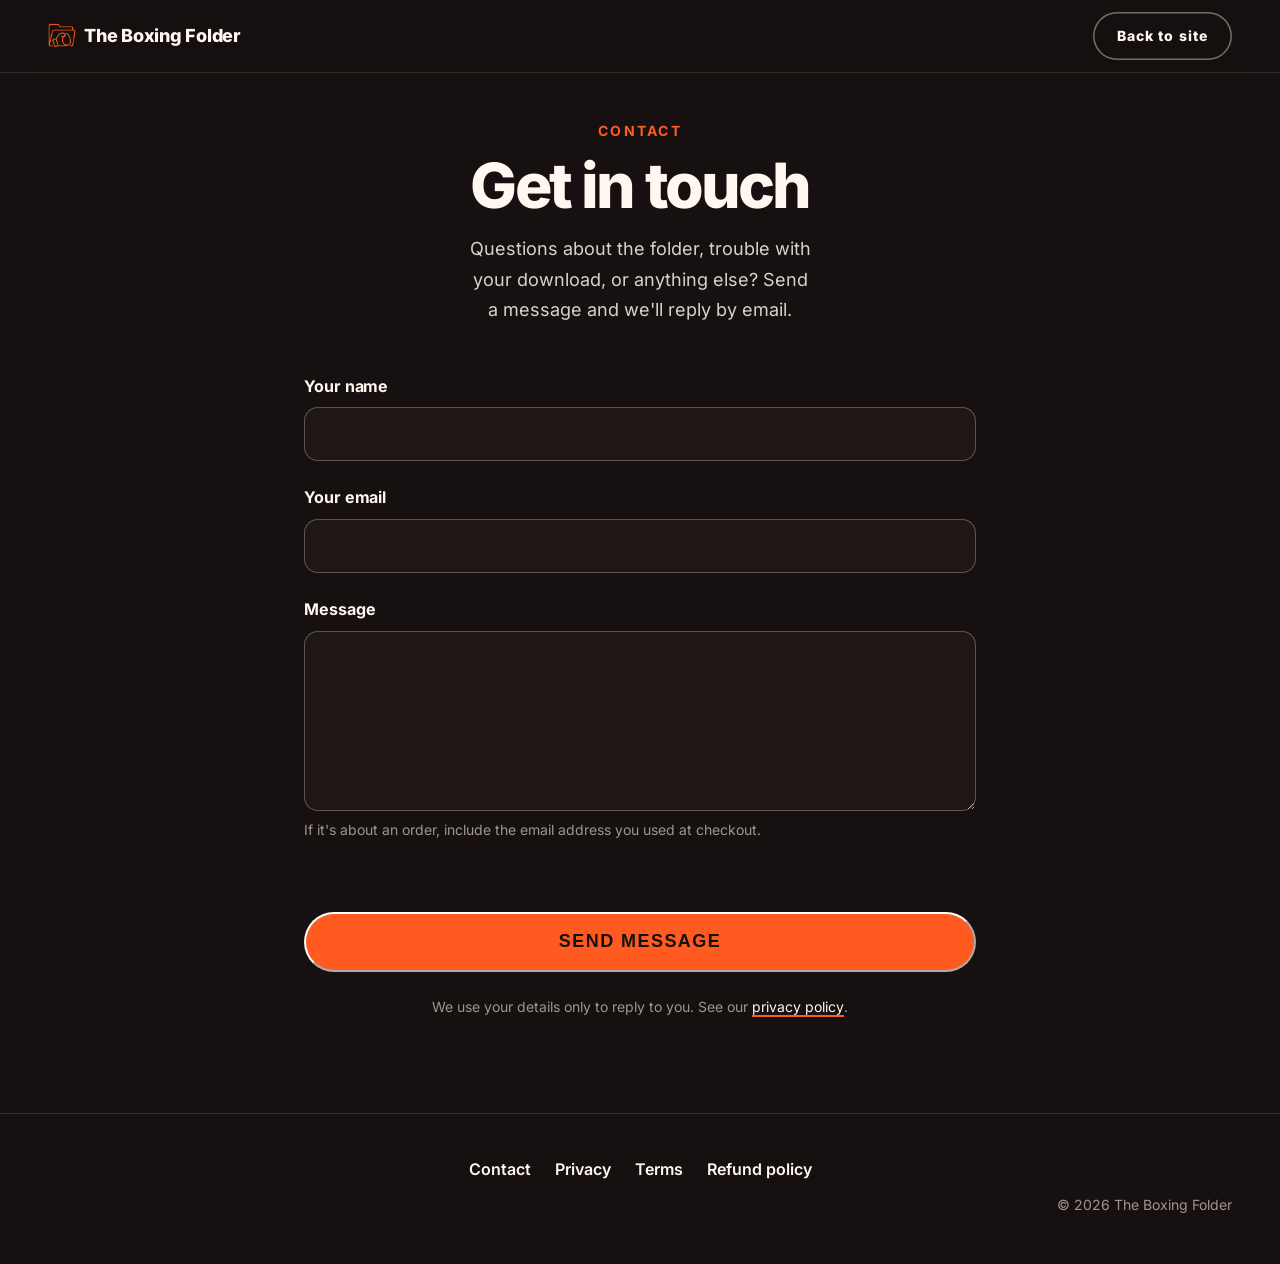
<file: contact.html>
<!doctype html>
<html lang="en">
<head>
  <meta charset="utf-8">
  <meta name="viewport" content="width=device-width, initial-scale=1, viewport-fit=cover">
  <title>Contact · The Boxing Folder</title>
  <meta name="description" content="Questions about The Boxing Folder, trouble with a download, or anything else? Send us a message and we'll reply by email.">
  <meta name="theme-color" content="#161110">
  <meta name="color-scheme" content="dark">
  <link rel="canonical" href="https://theboxingfolder.onrender.com/contact.html">
  <link rel="icon" href="assets/favicon.png" type="image/png">
  <link rel="preload" href="assets/fonts/inter-latin-var.woff2" as="font" type="font/woff2" crossorigin>
  <link rel="stylesheet" href="styles.css">
  <script src="contact.js" defer></script>
</head>
<body>
  <a class="skip" href="#main">Skip to content</a>
  <header class="site-header">
    <div class="wrap header-row">
      <a class="wordmark" href="index.html"><img class="brand-logo" src="assets/img/logo-mark.webp" width="348" height="298" alt="" decoding="async"><span>The Boxing Folder</span></a>
      <a class="btn btn-sm btn-ghost" href="index.html">Back to site</a>
    </div>
  </header>

  <main class="legal" id="main">
    <div class="wrap">
      <header class="legal-head">
        <p class="eyebrow">Contact</p>
        <h1>Get in touch</h1>
        <p class="legal-lead">Questions about the folder, trouble with your download, or anything else? Send a message and we'll reply by email.</p>
      </header>

      <form class="contact-form" data-contact-form data-api="https://theboxingfolder-mail.onrender.com/contact">
        <div class="field">
          <label for="cf-name">Your name</label>
          <input id="cf-name" name="name" type="text" required maxlength="100" autocomplete="name">
        </div>
        <div class="field">
          <label for="cf-email">Your email</label>
          <input id="cf-email" name="email" type="email" required maxlength="254" autocomplete="email" inputmode="email" autocapitalize="off" spellcheck="false">
        </div>
        <div class="field">
          <label for="cf-message">Message</label>
          <textarea id="cf-message" name="message" required minlength="10" maxlength="5000" rows="6" aria-describedby="cf-hint"></textarea>
          <p class="hint" id="cf-hint">If it's about an order, include the email address you used at checkout.</p>
        </div>
        <div class="hp" aria-hidden="true">
          <label>Leave this empty <input type="text" name="website" tabindex="-1" autocomplete="off"></label>
        </div>
        <p class="form-status" role="status" aria-live="polite" data-status></p>
        <button class="btn btn-lg btn-block" type="submit" data-submit>SEND MESSAGE</button>
        <p class="hint center">We use your details only to reply to you. See our <a href="privacy.html">privacy policy</a>.</p>
        <noscript><p class="form-status is-error">The contact form needs JavaScript. Please turn it on and reload this page.</p></noscript>
      </form>
    </div>
  </main>

  <footer class="site-footer legal-footer">
    <div class="wrap">
      <nav class="footer-links" aria-label="Legal">
        <a href="contact.html">Contact</a>
        <a href="privacy.html">Privacy</a>
        <a href="terms.html">Terms</a>
        <a href="refund.html">Refund policy</a>
      </nav>
      <p class="footer-note">© 2026 The Boxing Folder</p>
    </div>
  </footer>
</body>
</html>
</file>
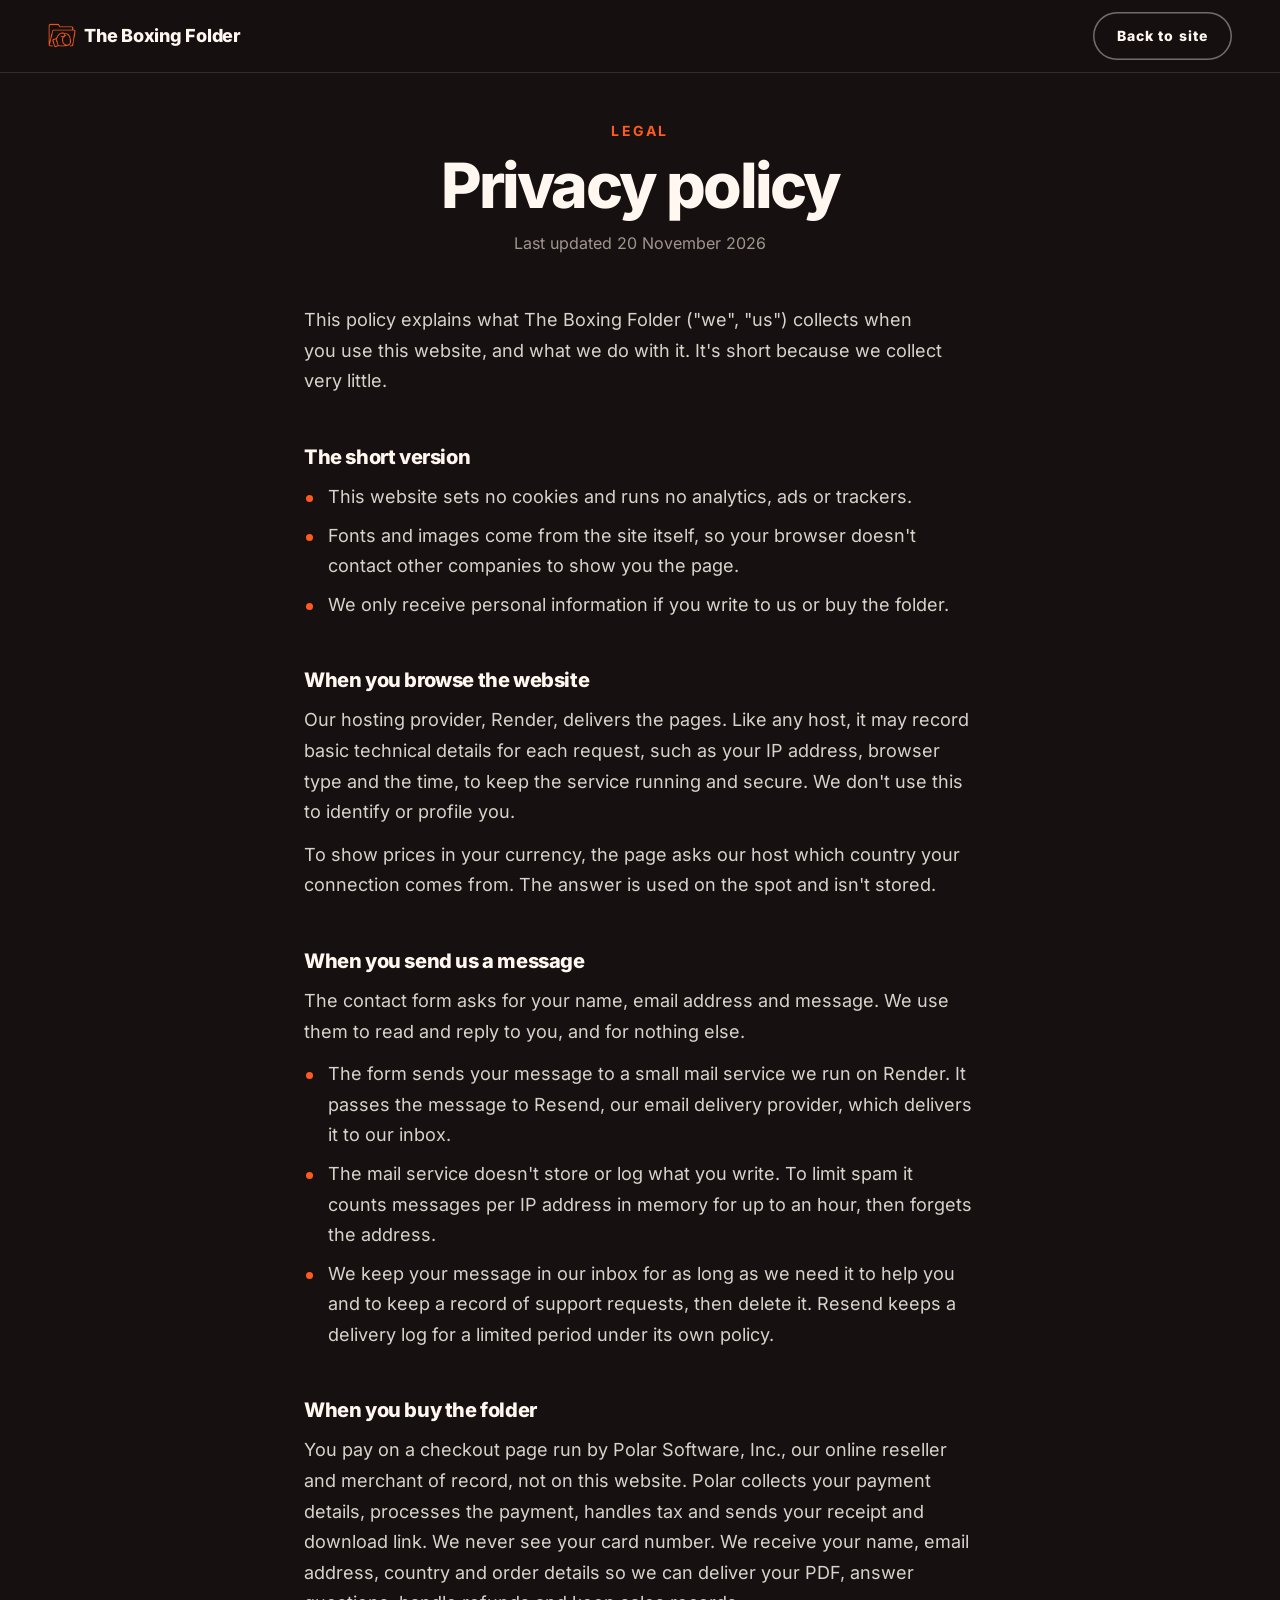
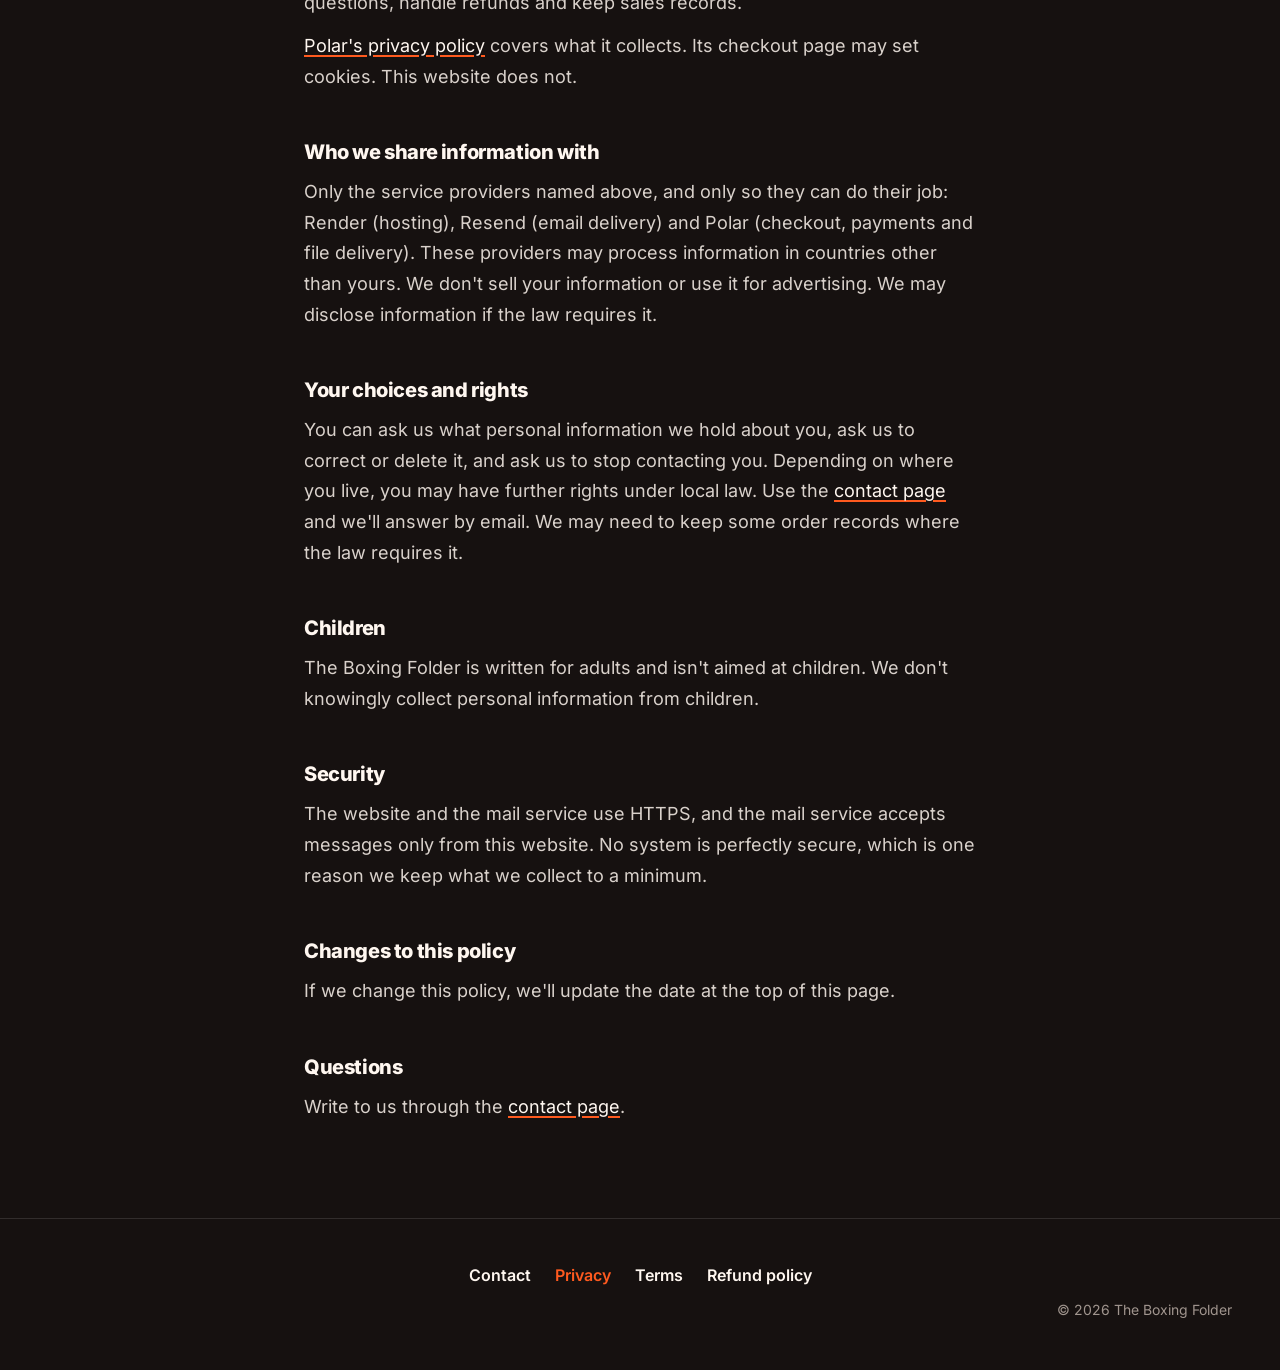
<file: privacy.html>
<!doctype html>
<html lang="en">
<head>
  <meta charset="utf-8">
  <meta name="viewport" content="width=device-width, initial-scale=1, viewport-fit=cover">
  <title>Privacy policy · The Boxing Folder</title>
  <meta name="description" content="What The Boxing Folder collects, why, and who sees it. Short version: no cookies, no analytics, no trackers.">
  <meta name="theme-color" content="#161110">
  <meta name="color-scheme" content="dark">
  <link rel="canonical" href="https://theboxingfolder.onrender.com/privacy.html">
  <link rel="icon" href="assets/favicon.png" type="image/png">
  <link rel="preload" href="assets/fonts/inter-latin-var.woff2" as="font" type="font/woff2" crossorigin>
  <link rel="stylesheet" href="styles.css">
</head>
<body>
  <a class="skip" href="#main">Skip to content</a>
  <header class="site-header">
    <div class="wrap header-row">
      <a class="wordmark" href="index.html"><img class="brand-logo" src="assets/img/logo-mark.webp" width="348" height="298" alt="" decoding="async"><span>The Boxing Folder</span></a>
      <a class="btn btn-sm btn-ghost" href="index.html">Back to site</a>
    </div>
  </header>

  <main class="legal" id="main">
    <div class="wrap">
      <header class="legal-head">
        <p class="eyebrow">Legal</p>
        <h1>Privacy policy</h1>
        <p class="legal-meta">Last updated 20 November 2026</p>
      </header>

      <p>This policy explains what The Boxing Folder ("we", "us") collects when you use this website, and what we do with it. It's short because we collect very little.</p>

      <h2>The short version</h2>
      <ul>
        <li>This website sets no cookies and runs no analytics, ads or trackers.</li>
        <li>Fonts and images come from the site itself, so your browser doesn't contact other companies to show you the page.</li>
        <li>We only receive personal information if you write to us or buy the folder.</li>
      </ul>

      <h2>When you browse the website</h2>
      <p>Our hosting provider, Render, delivers the pages. Like any host, it may record basic technical details for each request, such as your IP address, browser type and the time, to keep the service running and secure. We don't use this to identify or profile you.</p>
      <p>To show prices in your currency, the page asks our host which country your connection comes from. The answer is used on the spot and isn't stored.</p>

      <h2>When you send us a message</h2>
      <p>The contact form asks for your name, email address and message. We use them to read and reply to you, and for nothing else.</p>
      <ul>
        <li>The form sends your message to a small mail service we run on Render. It passes the message to Resend, our email delivery provider, which delivers it to our inbox.</li>
        <li>The mail service doesn't store or log what you write. To limit spam it counts messages per IP address in memory for up to an hour, then forgets the address.</li>
        <li>We keep your message in our inbox for as long as we need it to help you and to keep a record of support requests, then delete it. Resend keeps a delivery log for a limited period under its own policy.</li>
      </ul>

      <h2>When you buy the folder</h2>
      <p>You pay on a checkout page run by Polar Software, Inc., our online reseller and merchant of record, not on this website. Polar collects your payment details, processes the payment, handles tax and sends your receipt and download link. We never see your card number. We receive your name, email address, country and order details so we can deliver your PDF, answer questions, handle refunds and keep sales records.</p>
      <p><a href="https://polar.sh/legal/privacy" rel="noopener">Polar's privacy policy</a> covers what it collects. Its checkout page may set cookies. This website does not.</p>

      <h2>Who we share information with</h2>
      <p>Only the service providers named above, and only so they can do their job: Render (hosting), Resend (email delivery) and Polar (checkout, payments and file delivery). These providers may process information in countries other than yours. We don't sell your information or use it for advertising. We may disclose information if the law requires it.</p>

      <h2>Your choices and rights</h2>
      <p>You can ask us what personal information we hold about you, ask us to correct or delete it, and ask us to stop contacting you. Depending on where you live, you may have further rights under local law. Use the <a href="contact.html">contact page</a> and we'll answer by email. We may need to keep some order records where the law requires it.</p>

      <h2>Children</h2>
      <p>The Boxing Folder is written for adults and isn't aimed at children. We don't knowingly collect personal information from children.</p>

      <h2>Security</h2>
      <p>The website and the mail service use HTTPS, and the mail service accepts messages only from this website. No system is perfectly secure, which is one reason we keep what we collect to a minimum.</p>

      <h2>Changes to this policy</h2>
      <p>If we change this policy, we'll update the date at the top of this page.</p>

      <h2>Questions</h2>
      <p>Write to us through the <a href="contact.html">contact page</a>.</p>
    </div>
  </main>

  <footer class="site-footer legal-footer">
    <div class="wrap">
      <nav class="footer-links" aria-label="Legal">
        <a href="contact.html">Contact</a>
        <a href="privacy.html" aria-current="page">Privacy</a>
        <a href="terms.html">Terms</a>
        <a href="refund.html">Refund policy</a>
      </nav>
      <p class="footer-note">© 2026 The Boxing Folder</p>
    </div>
  </footer>
</body>
</html>
</file>
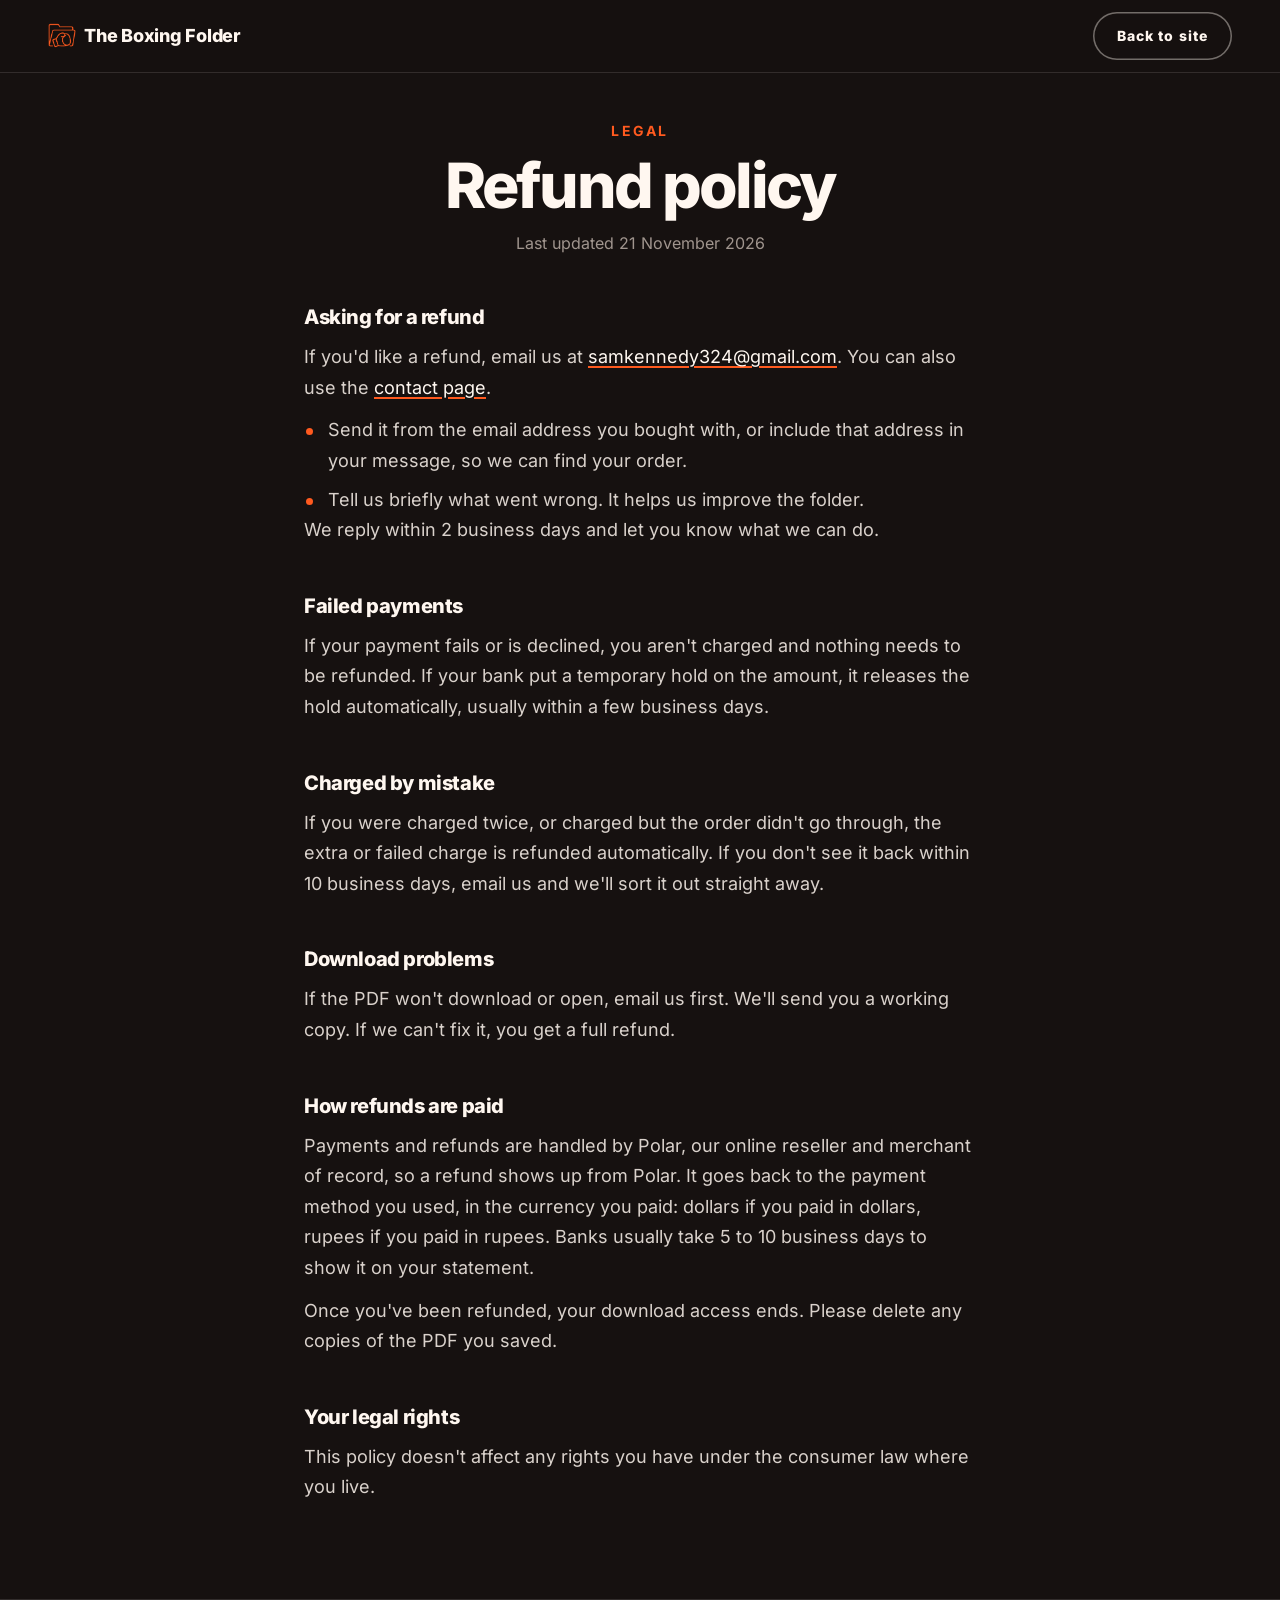
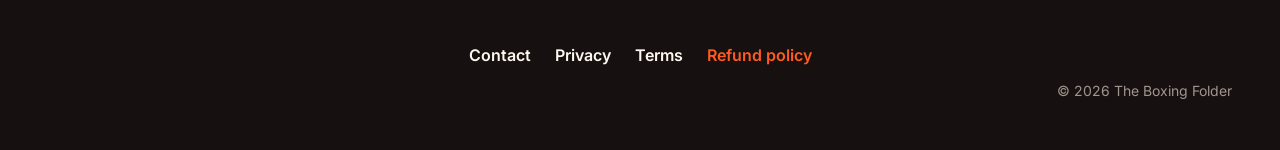
<file: refund.html>
<!doctype html>
<html lang="en">
<head>
  <meta charset="utf-8">
  <meta name="viewport" content="width=device-width, initial-scale=1, viewport-fit=cover">
  <title>Refund policy · The Boxing Folder</title>
  <meta name="description" content="How refunds work for The Boxing Folder: email us to ask for one. Failed and duplicate payments are refunded automatically.">
  <meta name="theme-color" content="#161110">
  <meta name="color-scheme" content="dark">
  <link rel="canonical" href="https://theboxingfolder.onrender.com/refund.html">
  <link rel="icon" href="assets/favicon.png" type="image/png">
  <link rel="preload" href="assets/fonts/inter-latin-var.woff2" as="font" type="font/woff2" crossorigin>
  <link rel="stylesheet" href="styles.css">
</head>
<body>
  <a class="skip" href="#main">Skip to content</a>
  <header class="site-header">
    <div class="wrap header-row">
      <a class="wordmark" href="index.html"><img class="brand-logo" src="assets/img/logo-mark.webp" width="348" height="298" alt="" decoding="async"><span>The Boxing Folder</span></a>
      <a class="btn btn-sm btn-ghost" href="index.html">Back to site</a>
    </div>
  </header>

  <main class="legal" id="main">
    <div class="wrap">
      <header class="legal-head">
        <p class="eyebrow">Legal</p>
        <h1>Refund policy</h1>
        <p class="legal-meta">Last updated 21 November 2026</p>
      </header>

      <h2>Asking for a refund</h2>
      <p>If you'd like a refund, email us at <a href="mailto:samkennedy324@gmail.com?subject=Refund%20request%3A%20The%20Boxing%20Folder">samkennedy324@gmail.com</a>. You can also use the <a href="contact.html">contact page</a>.</p>
      <ul>
        <li>Send it from the email address you bought with, or include that address in your message, so we can find your order.</li>
        <li>Tell us briefly what went wrong. It helps us improve the folder.</li>
      </ul>
      <p>We reply within 2 business days and let you know what we can do.</p>

      <h2>Failed payments</h2>
      <p>If your payment fails or is declined, you aren't charged and nothing needs to be refunded. If your bank put a temporary hold on the amount, it releases the hold automatically, usually within a few business days.</p>

      <h2>Charged by mistake</h2>
      <p>If you were charged twice, or charged but the order didn't go through, the extra or failed charge is refunded automatically. If you don't see it back within 10 business days, email us and we'll sort it out straight away.</p>

      <h2>Download problems</h2>
      <p>If the PDF won't download or open, email us first. We'll send you a working copy. If we can't fix it, you get a full refund.</p>

      <h2>How refunds are paid</h2>
      <p>Payments and refunds are handled by Polar, our online reseller and merchant of record, so a refund shows up from Polar. It goes back to the payment method you used, in the currency you paid: dollars if you paid in dollars, rupees if you paid in rupees. Banks usually take 5 to 10 business days to show it on your statement.</p>
      <p>Once you've been refunded, your download access ends. Please delete any copies of the PDF you saved.</p>

      <h2>Your legal rights</h2>
      <p>This policy doesn't affect any rights you have under the consumer law where you live.</p>
    </div>
  </main>

  <footer class="site-footer legal-footer">
    <div class="wrap">
      <nav class="footer-links" aria-label="Legal">
        <a href="contact.html">Contact</a>
        <a href="privacy.html">Privacy</a>
        <a href="terms.html">Terms</a>
        <a href="refund.html" aria-current="page">Refund policy</a>
      </nav>
      <p class="footer-note">© 2026 The Boxing Folder</p>
    </div>
  </footer>
</body>
</html>
</file>
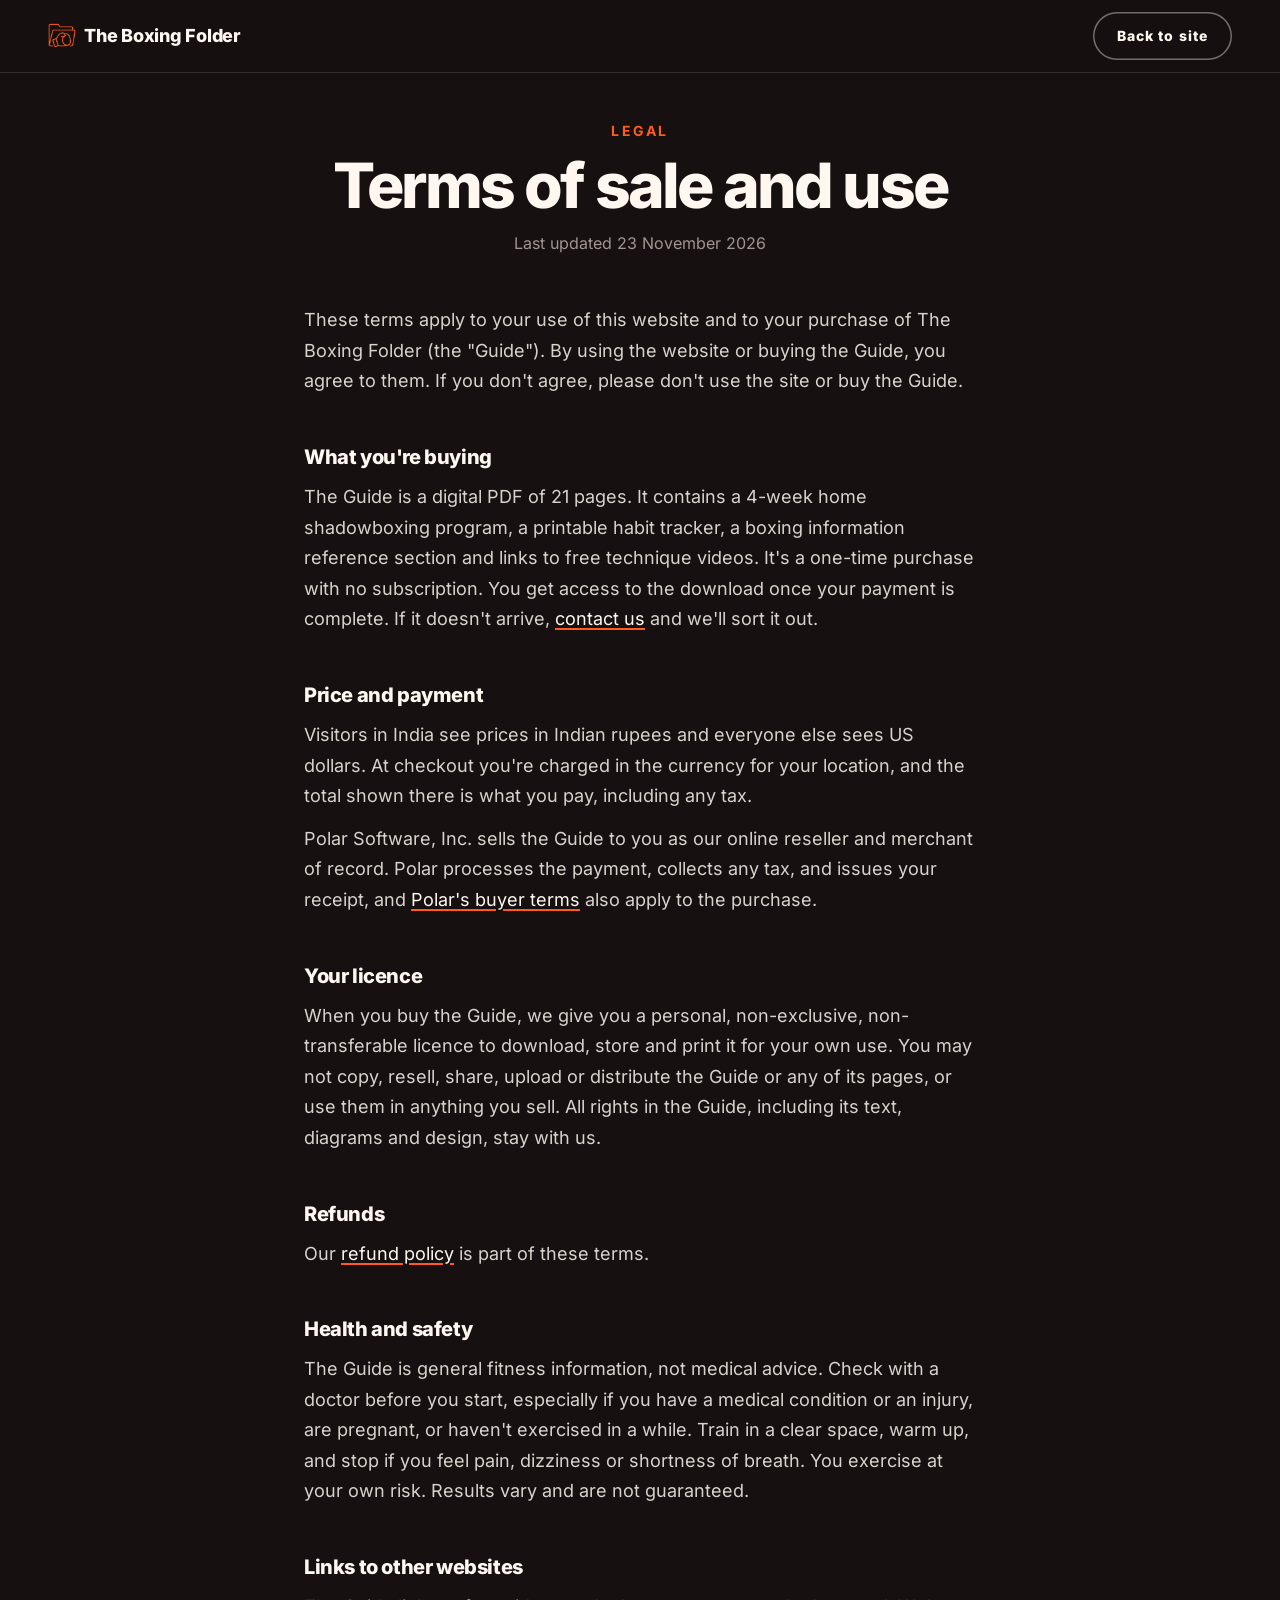
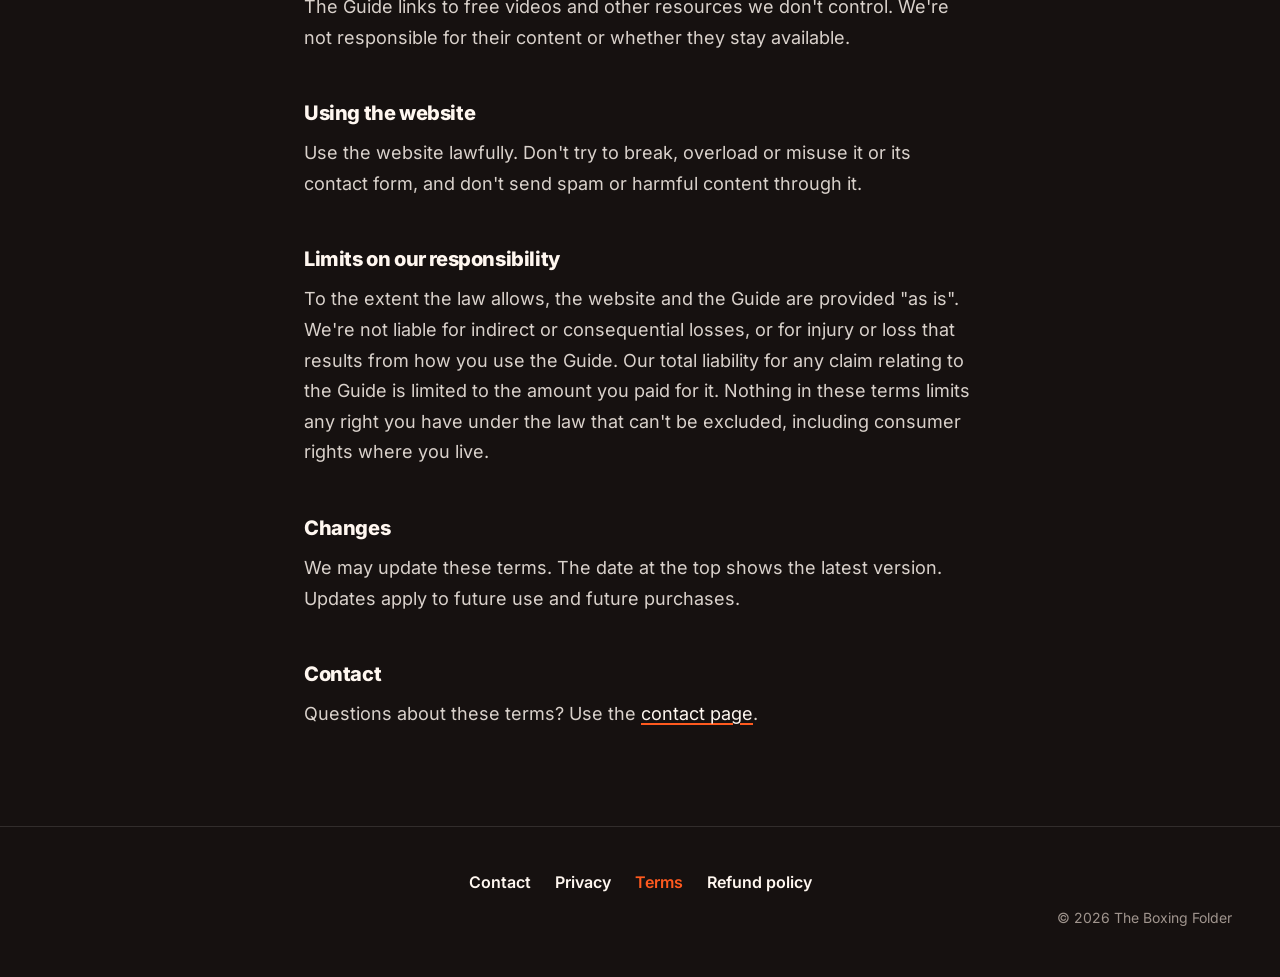
<file: terms.html>
<!doctype html>
<html lang="en">
<head>
  <meta charset="utf-8">
  <meta name="viewport" content="width=device-width, initial-scale=1, viewport-fit=cover">
  <title>Terms of sale and use · The Boxing Folder</title>
  <meta name="description" content="The terms for using this website and buying The Boxing Folder: what you get, how you may use it, and the health note.">
  <meta name="theme-color" content="#161110">
  <meta name="color-scheme" content="dark">
  <link rel="canonical" href="https://theboxingfolder.onrender.com/terms.html">
  <link rel="icon" href="assets/favicon.png" type="image/png">
  <link rel="preload" href="assets/fonts/inter-latin-var.woff2" as="font" type="font/woff2" crossorigin>
  <link rel="stylesheet" href="styles.css">
</head>
<body>
  <a class="skip" href="#main">Skip to content</a>
  <header class="site-header">
    <div class="wrap header-row">
      <a class="wordmark" href="index.html"><img class="brand-logo" src="assets/img/logo-mark.webp" width="348" height="298" alt="" decoding="async"><span>The Boxing Folder</span></a>
      <a class="btn btn-sm btn-ghost" href="index.html">Back to site</a>
    </div>
  </header>

  <main class="legal" id="main">
    <div class="wrap">
      <header class="legal-head">
        <p class="eyebrow">Legal</p>
        <h1>Terms of sale and use</h1>
        <p class="legal-meta">Last updated 23 November 2026</p>
      </header>

      <p>These terms apply to your use of this website and to your purchase of The Boxing Folder (the "Guide"). By using the website or buying the Guide, you agree to them. If you don't agree, please don't use the site or buy the Guide.</p>

      <h2>What you're buying</h2>
      <p>The Guide is a digital PDF of 21 pages. It contains a 4-week home shadowboxing program, a printable habit tracker, a boxing information reference section and links to free technique videos. It's a one-time purchase with no subscription. You get access to the download once your payment is complete. If it doesn't arrive, <a href="contact.html">contact us</a> and we'll sort it out.</p>

      <h2>Price and payment</h2>
      <p>Visitors in India see prices in Indian rupees and everyone else sees US dollars. At checkout you're charged in the currency for your location, and the total shown there is what you pay, including any tax.</p>
      <p>Polar Software, Inc. sells the Guide to you as our online reseller and merchant of record. Polar processes the payment, collects any tax, and issues your receipt, and <a href="https://polar.sh/legal/checkout-buyer-terms" rel="noopener">Polar's buyer terms</a> also apply to the purchase.</p>

      <h2>Your licence</h2>
      <p>When you buy the Guide, we give you a personal, non-exclusive, non-transferable licence to download, store and print it for your own use. You may not copy, resell, share, upload or distribute the Guide or any of its pages, or use them in anything you sell. All rights in the Guide, including its text, diagrams and design, stay with us.</p>

      <h2>Refunds</h2>
      <p>Our <a href="refund.html">refund policy</a> is part of these terms.</p>

      <h2>Health and safety</h2>
      <p>The Guide is general fitness information, not medical advice. Check with a doctor before you start, especially if you have a medical condition or an injury, are pregnant, or haven't exercised in a while. Train in a clear space, warm up, and stop if you feel pain, dizziness or shortness of breath. You exercise at your own risk. Results vary and are not guaranteed.</p>

      <h2>Links to other websites</h2>
      <p>The Guide links to free videos and other resources we don't control. We're not responsible for their content or whether they stay available.</p>

      <h2>Using the website</h2>
      <p>Use the website lawfully. Don't try to break, overload or misuse it or its contact form, and don't send spam or harmful content through it.</p>

      <h2>Limits on our responsibility</h2>
      <p>To the extent the law allows, the website and the Guide are provided "as is". We're not liable for indirect or consequential losses, or for injury or loss that results from how you use the Guide. Our total liability for any claim relating to the Guide is limited to the amount you paid for it. Nothing in these terms limits any right you have under the law that can't be excluded, including consumer rights where you live.</p>

      <h2>Changes</h2>
      <p>We may update these terms. The date at the top shows the latest version. Updates apply to future use and future purchases.</p>

      <h2>Contact</h2>
      <p>Questions about these terms? Use the <a href="contact.html">contact page</a>.</p>
    </div>
  </main>

  <footer class="site-footer legal-footer">
    <div class="wrap">
      <nav class="footer-links" aria-label="Legal">
        <a href="contact.html">Contact</a>
        <a href="privacy.html">Privacy</a>
        <a href="terms.html" aria-current="page">Terms</a>
        <a href="refund.html">Refund policy</a>
      </nav>
      <p class="footer-note">© 2026 The Boxing Folder</p>
    </div>
  </footer>
</body>
</html>
</file>
<file: styles.css>
/* The Boxing Folder: phone-first styles.
   Spacing scale: 4 8 12 16 24 32 48 72 96 144. One card radius (20px); pills for buttons and badges. */

/* ---------- Fonts ---------- */
@font-face {
  font-family: "Inter";
  src: url("assets/fonts/inter-latin-var.woff2") format("woff2");
  font-weight: 400 800;
  font-style: normal;
  font-display: swap;
  unicode-range: U+0000-00FF, U+0131, U+0152-0153, U+02BB-02BC, U+02C6, U+02DA, U+02DC, U+0304, U+0308, U+0329, U+2000-206F, U+20AC, U+2122, U+2191, U+2193, U+2212, U+2215, U+FEFF, U+FFFD;
}
@font-face {
  font-family: "Inter";
  src: url("[data-uri]") format("woff2");
  font-weight: 400 800;
  font-display: swap;
  unicode-range: U+20B9;
}
/* Metric-matched fallback so text does not jump when Inter arrives. */
@font-face {
  font-family: "Inter Fallback";
  src: local("Arial"), local("Helvetica"), local("Roboto");
  ascent-override: 90.44%;
  descent-override: 22.52%;
  line-gap-override: 0%;
  size-adjust: 107.12%;
}

/* ---------- Tokens ---------- */
:root {
  --ember: #FF5A1F;
  --ember-deep: #C2410C;
  --amber: #FFB020;
  --charcoal: #161110;
  --charcoal-2: #1E1715;
  --paper: #FFF7F0;
  --paper-2: #F6E9DD;
  --ash: #A0958E;          /* secondary text on charcoal (AA: 6.6:1) */
  --ash-on-paper: #6E635C;
  --rule: rgba(255, 247, 240, 0.12);
  --rule-paper: rgba(22, 17, 16, 0.14);

  --s1: 4px; --s2: 8px; --s3: 12px; --s4: 16px; --s5: 24px; --s6: 32px; --s7: 48px; --s8: 72px; --s9: 96px; --s10: 144px;

  --fs-xs: 0.8125rem;   /* 13 */
  --fs-sm: 0.9375rem;   /* 15 */
  --fs-base: 1.0625rem; /* 17 */
  --fs-md: 1.25rem;     /* 20 */
  --fs-lg: clamp(1.5rem, 1.2rem + 1.2vw, 2.25rem);
  --fs-xl: clamp(2.25rem, 1.5rem + 3vw, 4rem);
  --fs-2xl: clamp(2.5rem, 1.2rem + 5.4vw, 6rem);
  --fs-title: clamp(1.1875rem, 5.4vw, 2.625rem);
  --fs-price: 6rem;
  --fs-price: clamp(3.75rem, min(25vw, 14svh), 9rem);

  --r-card: 20px;
  --r-pill: 999px;
  --gutter: var(--s5);
  --max: 1200px;
  --header-h: 64px;
  --sticky-h: 76px;
  --font: "Inter", "Inter Fallback", system-ui, sans-serif;
  --ease: cubic-bezier(0.2, 0.7, 0.2, 1);
}

/* ---------- Base ---------- */
*, *::before, *::after { box-sizing: border-box; }
html {
  -webkit-text-size-adjust: 100%;
  text-size-adjust: 100%;
  -webkit-tap-highlight-color: transparent;
  scroll-padding-top: calc(var(--header-h) + var(--s4));
  background: var(--charcoal);
}
@media (prefers-reduced-motion: no-preference) {
  html { scroll-behavior: smooth; }
}
body {
  margin: 0;
  font-family: var(--font);
  font-size: var(--fs-base);
  line-height: 1.6;
  color: var(--paper);
  background: var(--charcoal);
  -webkit-font-smoothing: antialiased;
  -moz-osx-font-smoothing: grayscale;
  overflow-x: clip;
}
h1, h2, h3, p, ol, ul, figure { margin: 0; }
ol, ul { padding: 0; list-style: none; }
img { display: block; max-width: 100%; height: auto; }
a { color: inherit; -webkit-tap-highlight-color: transparent; }
button, summary, a { touch-action: manipulation; }
h1, h2, h3 { text-wrap: balance; font-weight: 800; }
p { text-wrap: pretty; }
em { font-style: normal; }
:focus { outline: none; }
:focus-visible { outline: 2px solid var(--amber); outline-offset: 3px; border-radius: 6px; }

.wrap { width: min(100% - 2 * var(--gutter), var(--max)); margin-inline: auto; }
.center { text-align: center; }
.sr-only { position: absolute; width: 1px; height: 1px; padding: 0; margin: -1px; overflow: hidden; clip: rect(0 0 0 0); clip-path: inset(50%); white-space: nowrap; border: 0; }
.skip {
  position: absolute; left: var(--s4); top: -100px; z-index: 100;
  padding: var(--s3) var(--s4); background: var(--paper); color: var(--charcoal);
  border-radius: var(--r-pill); font-weight: 700; text-decoration: none;
}
.skip:focus-visible { top: var(--s4); }

/* Marked placeholders: visible in preview so nothing ships half-filled by accident. */
.ph { color: var(--amber); background: rgba(255, 176, 32, 0.12); border-bottom: 1px dashed var(--amber); border-radius: 2px; }
.band-paper .ph { color: #8A4B00; background: rgba(255, 176, 32, 0.2); border-color: #8A4B00; }

/* ---------- Textured ember surface (hero and pricing) ---------- */
.texture {
  position: relative;
  background-color: #7A260C;
  background-image: linear-gradient(rgba(22, 17, 16, 0.12), rgba(22, 17, 16, 0.12)), url("assets/img/texture-tall.webp");
  background-size: cover;
  background-position: center;
  background-repeat: no-repeat;
}
@media (min-width: 1024px) {
  .texture { background-image: linear-gradient(rgba(22, 17, 16, 0.12), rgba(22, 17, 16, 0.12)), url("assets/img/texture-wide.webp"); }
}

/* ---------- Buttons ---------- */
.btn {
  display: inline-flex; align-items: center; justify-content: center; gap: var(--s3);
  min-height: 52px; padding: 0 var(--s6);
  border-radius: var(--r-pill);
  background: var(--ember); color: var(--charcoal);
  font-weight: 800; font-size: var(--fs-sm); letter-spacing: 0.08em;
  text-decoration: none; white-space: nowrap;
  -webkit-touch-callout: none;
  user-select: none;
  transition: transform 160ms var(--ease), filter 160ms var(--ease), background-color 200ms var(--ease);
}
@media (hover: hover) {
  .btn:hover { background: #FF6E3A; }
  .btn-light:hover { background: #FFFFFF; }
}
.btn:active { transform: scale(0.98); filter: brightness(0.9); }
.btn:focus-visible { outline-offset: 4px; border-radius: var(--r-pill); }
.btn-sm { min-height: 48px; padding: 0 var(--s5); font-size: var(--fs-xs); }
.btn-lg { min-height: 60px; padding: 0 var(--s7); font-size: var(--fs-base); }
@media (max-width: 379px) { .btn-lg { padding: 0 var(--s5); letter-spacing: 0.06em; } .btn-price { padding-left: var(--s2); } .header-row { gap: var(--s2); } .site-header .wordmark { font-size: 0.8125rem; gap: 6px; } .site-header .btn-sm { padding: 0 var(--s3); letter-spacing: 0.04em; } }
.btn-light { background: var(--paper); color: var(--charcoal); box-shadow: 0 10px 30px -10px rgba(22, 17, 16, 0.6); }
.btn-block { width: 100%; }
.btn-price { padding-left: var(--s3); border-left: 1.5px solid rgba(22, 17, 16, 0.35); font-variant-numeric: tabular-nums; letter-spacing: 0.02em; }

.badge {
  display: inline-block;
  padding: var(--s1) var(--s3);
  border: 1px solid rgba(255, 176, 32, 0.45);
  border-radius: var(--r-pill);
  color: var(--amber);
  font-size: var(--fs-xs); font-weight: 600; letter-spacing: 0.02em; line-height: 1.6;
}
.eyebrow {
  color: var(--ember);
  font-size: var(--fs-xs); font-weight: 700; letter-spacing: 0.16em; text-transform: uppercase;
  margin-bottom: var(--s3);
}
.eyebrow-light { color: var(--paper); }
.eyebrow-amber { color: var(--amber); }

/* ---------- Header ---------- */
.site-header {
  position: fixed; top: 0; left: 0; right: 0; z-index: 20;
  padding-top: env(safe-area-inset-top, 0px);
  background: rgba(22, 17, 16, 0.92);
  border-bottom: 1px solid var(--rule);
  transition: opacity 240ms var(--ease), transform 240ms var(--ease), visibility 240ms;
}
@supports ((-webkit-backdrop-filter: blur(1px)) or (backdrop-filter: blur(1px))) {
  .site-header { background: rgba(22, 17, 16, 0.78); -webkit-backdrop-filter: blur(14px); backdrop-filter: blur(14px); }
}
.site-header.is-over {
  opacity: 0; visibility: hidden; pointer-events: none;
  transform: translateY(-10px);
}
.header-row { height: var(--header-h); display: flex; align-items: center; justify-content: space-between; gap: var(--s3); }
.wordmark {
  font-weight: 800; font-size: var(--fs-sm); letter-spacing: -0.015em; text-decoration: none; white-space: nowrap;
  min-height: 48px; display: inline-flex; align-items: center; gap: var(--s2); min-width: 0;
}
.wordmark .brand-logo { height: 1.35em; width: auto; flex: none; transform: translateY(-0.03em); }

/* ---------- Hero ---------- */
.hero {
  min-height: 100vh;
  min-height: 100svh;
  padding: calc(env(safe-area-inset-top, 0px) + var(--s5)) 0 var(--s8);
  overflow: clip;
}
.hero-inner { display: flex; flex-direction: column; align-items: center; }
.hero-title { display: flex; flex-direction: column; align-items: center; gap: var(--s3); }

.title-pill {
  /* Smoked-glass capsule: hairline light edge, soft drop shadow. */
  position: relative;
  display: inline-flex;
  align-items: center;
  justify-content: center;
  gap: 0.42em;
  max-width: 100%;
  padding: 0.4em 0.85em 0.42em 0.7em;
  font-size: var(--fs-title);
  color: var(--paper);
  border-radius: var(--r-pill);
  background: linear-gradient(180deg, rgba(22, 17, 16, 0.72), rgba(22, 17, 16, 0.58));
  border: 1px solid rgba(255, 247, 240, 0.2);
  box-shadow:
    inset 0 1px 0 rgba(255, 247, 240, 0.12),
    inset 0 -1px 0 rgba(0, 0, 0, 0.25),
    0 14px 34px -16px rgba(0, 0, 0, 0.75),
    0 2px 6px -2px rgba(0, 0, 0, 0.35);
  will-change: transform;
}
@supports ((-webkit-backdrop-filter: blur(1px)) or (backdrop-filter: blur(1px))) {
  .title-pill {
    background: linear-gradient(180deg, rgba(22, 17, 16, 0.58), rgba(22, 17, 16, 0.42));
    -webkit-backdrop-filter: blur(12px) saturate(1.2);
    backdrop-filter: blur(12px) saturate(1.2);
  }
}
.title-pill .brand-logo {
  height: 1.2em;
  width: auto;
  flex: none;
  transform: translateY(-0.03em);
}
.title-pill h1 {
  font-size: 1em;
  line-height: 1.05;
  font-weight: 700;
  letter-spacing: -0.025em;
  white-space: nowrap;
}
@media (prefers-reduced-motion: no-preference) {
  .title-pill { animation: float 6s ease-in-out infinite; }
}
@keyframes float { 0%, 100% { transform: translateY(0); } 50% { transform: translateY(-6px); } }

.hero-grid {
  width: 100%;
  margin-top: var(--s4);
  display: grid;
  justify-items: center;
  text-align: center;
  grid-template-areas: "tag" "book" "buy" "promise";
}
.tagline {
  grid-area: tag;
  font-size: clamp(1.125rem, 5vw, 1.625rem); font-weight: 800; letter-spacing: -0.025em; line-height: 1.15;
  text-wrap: balance;
}
.hero-book {
  grid-area: book;
  width: min(72vw, 360px);
  /* Size from the screen height so the price and button always land comfortably on the first screen. */
  width: clamp(96px, calc((100svh - 430px) * 0.7773), min(72vw, 360px));
  aspect-ratio: 1110 / 1428;
  margin: var(--s2) 0 -6%;
}
.hero-book img { width: 100%; height: 100%; }
.buy { grid-area: buy; display: flex; flex-direction: column; align-items: center; position: relative; z-index: 1; }
.promise {
  grid-area: promise;
  margin-top: var(--s6); max-width: 22rem;
  color: var(--paper); font-size: var(--fs-base); line-height: 1.55; text-shadow: 0 1px 12px rgba(22, 17, 16, 0.5);
  text-wrap: balance;
}

/* The price: big, bold, readable */
.big-price {
  display: flex; align-items: baseline; justify-content: center; gap: var(--s3);
  font-size: var(--fs-price);
  line-height: 0.92;
}
.price {
  font-weight: 800; letter-spacing: -0.05em;
  font-variant-numeric: tabular-nums lining-nums;
  color: var(--paper);
  text-shadow: 0 4px 30px rgba(22, 17, 16, 0.35);
}
/* Show one currency: dollars by default, rupees when the visitor is in India. */
html:not(.inr) [data-cur="inr"], html.inr [data-cur="usd"] { display: none !important; }
html.cur-pending [data-cur] { visibility: hidden; }
.big-price .was-row { flex-basis: 100%; display: flex; align-items: center; justify-content: center; gap: 0.32em; margin-bottom: 0.06em; font-size: 0.26em; line-height: 1.2; }
.big-price .was-row .was { flex-basis: auto; margin: 0; font-size: 1em; }
.off-badge {
  display: inline-flex; align-items: center;
  padding: 0.2em 0.6em 0.22em;
  border-radius: var(--r-pill);
  background: var(--amber); color: var(--charcoal);
  font-size: 0.62em; font-weight: 800; line-height: 1.2; letter-spacing: 0.06em; text-transform: uppercase;
  font-variant-numeric: tabular-nums; white-space: nowrap; text-shadow: none;
  box-shadow: 0 6px 16px -6px rgba(22, 17, 16, 0.55);
  transform: rotate(-3deg);
}
.off-badge-sm { font-size: 0.6875rem; padding: 1px 7px; margin-right: 4px; transform: none; box-shadow: none; vertical-align: 1px; }
.sticky-price { min-width: 0; }
.sticky-inner .btn { flex: none; }
.big-price .cur { font-size: 0.56em; vertical-align: 0.62em; margin-right: 0.04em; letter-spacing: 0; }
.big-price { flex-wrap: wrap; }
.price-note span { display: inline-block; }
.big-price .was { flex-basis: 100%; text-align: center; margin-bottom: 0.06em; font-size: 0.26em; font-weight: 600; line-height: 1.2; color: rgba(255, 247, 240, 0.72); text-decoration-line: line-through; text-decoration-thickness: 2px; text-decoration-color: rgba(255, 247, 240, 0.85); letter-spacing: -0.01em; font-variant-numeric: tabular-nums; text-shadow: 0 1px 10px rgba(22, 17, 16, 0.45); }
.price-note { margin: var(--s2) 0 var(--s4); max-width: 18rem; font-size: var(--fs-sm); font-weight: 600; color: var(--paper); letter-spacing: 0.01em; text-wrap: balance; text-shadow: 0 1px 12px rgba(22, 17, 16, 0.5); }


/* ---------- Ticker ---------- */
.ticker { background: var(--paper); color: var(--charcoal); overflow: hidden; border-block: 1px solid var(--rule-paper); }
.ticker-track { display: flex; width: max-content; padding: var(--s4) 0; }
.ticker span {
  display: inline-flex; align-items: center;
  font-size: var(--fs-md); font-weight: 800; letter-spacing: -0.01em; text-transform: uppercase; white-space: nowrap;
}
.ticker span::after { content: ""; width: 8px; height: 8px; margin: 0 var(--s5); border-radius: 50%; background: var(--ember); }
@media (prefers-reduced-motion: no-preference) {
  .ticker-track { animation: ticker 42s linear infinite; }
}
@keyframes ticker { to { transform: translateX(-50%); } }

/* ---------- Sections ---------- */
.section { padding-block: var(--s9); }
.section + .section:not(.band-paper):not(.texture) { border-top: 1px solid var(--rule); }
.band-paper + .section, .texture + .section, .band-ember + .section { border-top: 0 !important; }
.section-head { margin-bottom: var(--s7); }
.section h2 { font-size: var(--fs-xl); line-height: 1.02; letter-spacing: -0.04em; }
.section-sub { margin: var(--s4) auto 0; max-width: 30rem; color: var(--ash); text-wrap: balance; }
.h-small { font-size: var(--fs-lg) !important; letter-spacing: -0.025em !important; }

.band-paper { background: var(--paper); color: var(--charcoal); }
.band-paper .eyebrow { color: var(--ember-deep); }
.band-paper .section-sub { color: var(--ash-on-paper); }

.intro .lead {
  max-width: 36rem; margin-inline: auto;
  font-size: var(--fs-md); line-height: 1.5; font-weight: 500; color: var(--paper);
  text-wrap: balance;
}
.intro .lead strong { color: var(--ember); font-weight: 700; }

.manifesto { padding-block: var(--s9); }
.statement {
  max-width: 16em; margin-inline: auto;
  font-size: var(--fs-2xl); line-height: 1; font-weight: 800; letter-spacing: -0.05em;
  text-wrap: balance;
}
.statement em { color: var(--ember); }

.band-ember { background: var(--ember); color: var(--charcoal); padding-block: var(--s9); }
.statement-dark { color: var(--charcoal); max-width: 12em; }

/* What's inside */
.pages { margin: 0 calc(-1 * var(--gutter)) var(--s7); }
.pages picture { display: block; aspect-ratio: 1600 / 1240; max-width: 880px; margin-inline: auto; }
.pages img { width: 100%; height: 100%; }
.pages figcaption { margin-top: var(--s2); text-align: center; color: var(--ash-on-paper); font-size: var(--fs-xs); }

.items { display: grid; }
.item { text-align: center; padding: var(--s6) 0; border-top: 1px solid var(--rule-paper); }
.item-num {
  display: block; margin-bottom: var(--s3);
  color: var(--ember-deep); font-size: 2.75rem; line-height: 1; font-weight: 800; letter-spacing: -0.05em; font-variant-numeric: tabular-nums;
}
.item h3 { font-size: var(--fs-md); line-height: 1.25; letter-spacing: -0.02em; }
.item p { margin: var(--s2) auto 0; max-width: 21rem; color: var(--ash-on-paper); font-size: var(--fs-sm); line-height: 1.55; }

/* Weeks */
.weeks { display: grid; grid-template-columns: 1fr 1fr; gap: var(--s7) var(--s5); }
.week { text-align: center; }
.week-num {
  display: block;
  font-size: clamp(5rem, 22vw, 8.5rem); line-height: 0.9; font-weight: 800; letter-spacing: -0.05em;
  color: var(--ember);
  margin-bottom: var(--s3);
}
@supports (-webkit-text-stroke: 2px red) {
  .week-num { color: transparent; -webkit-text-stroke: 2px var(--ember); }
}
.week-tag { display: block; color: var(--amber); font-size: var(--fs-xs); font-weight: 700; letter-spacing: 0.14em; text-transform: uppercase; margin-bottom: var(--s1); }
.week h3 { font-size: var(--fs-md); line-height: 1.25; letter-spacing: -0.02em; }
.week p { margin: var(--s1) auto 0; max-width: 15rem; color: var(--ash); font-size: var(--fs-sm); line-height: 1.5; }

/* Fit check */
.fit { display: grid; max-width: 56rem; margin-inline: auto; }
.fit-col { padding: var(--s6) 0; }
.fit-col + .fit-col { border-top: 1px solid var(--rule); }
.fit-col h3 { text-align: center; font-size: var(--fs-lg); letter-spacing: -0.03em; margin-bottom: var(--s5); }
.ticks { max-width: 24rem; margin-inline: auto; }
.ticks li { position: relative; padding-left: var(--s6); font-size: var(--fs-base); line-height: 1.5; }
.ticks li + li { margin-top: var(--s3); }
.ticks li::before {
  content: ""; position: absolute; left: 0; top: 0.2em;
  width: 20px; height: 20px;
  background: no-repeat center / 20px 20px url("data:image/svg+xml,%3Csvg xmlns='http://www.w3.org/2000/svg' viewBox='0 0 20 20' fill='none'%3E%3Ccircle cx='10' cy='10' r='10' fill='%23FF5A1F'/%3E%3Cpath d='M6 10.3l2.6 2.6 5.4-5.6' stroke='%23161110' stroke-width='2' stroke-linecap='round' stroke-linejoin='round'/%3E%3C/svg%3E");
}
.ticks-no li { color: var(--ash); }
.ticks-no li::before {
  background-image: url("data:image/svg+xml,%3Csvg xmlns='http://www.w3.org/2000/svg' viewBox='0 0 20 20' fill='none' stroke='%23A0958E' stroke-width='1.6' stroke-linecap='round'%3E%3Ccircle cx='10' cy='10' r='9.2'/%3E%3Cpath d='M6.5 10h7'/%3E%3C/svg%3E");
}
.ticks-light li { color: var(--paper); font-size: var(--fs-sm); }
.ticks-light li::before {
  background-image: url("data:image/svg+xml,%3Csvg xmlns='http://www.w3.org/2000/svg' viewBox='0 0 20 20' fill='none'%3E%3Ccircle cx='10' cy='10' r='10' fill='%23FFF7F0'/%3E%3Cpath d='M6 10.3l2.6 2.6 5.4-5.6' stroke='%23C2410C' stroke-width='2' stroke-linecap='round' stroke-linejoin='round'/%3E%3C/svg%3E");
}

/* Pricing */
.pricing { padding-block: var(--s7) var(--s8); }
#buy { scroll-margin-top: 0; }
.pricing.texture { background-image: linear-gradient(rgba(22, 17, 16, 0.34), rgba(22, 17, 16, 0.34)), url("assets/img/texture-tall.webp"); }
@media (min-width: 1024px) {
  .pricing.texture { background-image: linear-gradient(rgba(22, 17, 16, 0.34), rgba(22, 17, 16, 0.34)), url("assets/img/texture-wide.webp"); }
}
.offer { display: grid; justify-items: center; text-align: center; gap: var(--s4); }
.offer-book {
  width: min(56vw, 300px);
  width: clamp(130px, calc((100svh - 400px) * 0.7773), min(56vw, 300px));
  aspect-ratio: 1110 / 1428; margin-bottom: -6%;
}
.offer-book img { width: 100%; height: 100%; }
.offer-body { width: 100%; max-width: 26rem; display: flex; flex-direction: column; align-items: center; }
.offer-body h2 { font-size: var(--fs-lg); letter-spacing: -0.03em; margin-bottom: var(--s4); }
.offer-body .big-price { margin-bottom: var(--s5); }
.offer-list { margin: var(--s6) auto 0; text-align: left; max-width: 20rem; }
.pay-note { margin-top: var(--s3); font-size: var(--fs-sm); }
.pay-note a { color: var(--paper); font-weight: 600; text-underline-offset: 4px; display: inline-flex; align-items: center; min-height: 48px; padding-inline: var(--s2); }
.pay-note + .pay-note { margin-top: 0; }

/* Testimonials */
.testimonials { max-width: 44rem; margin-inline: auto; display: grid; gap: var(--s4); }
.testimonial { padding: var(--s6) var(--s5); border: 1px solid var(--rule); border-radius: var(--r-card); }
.testimonial blockquote { margin: 0; font-size: var(--fs-md); line-height: 1.45; font-weight: 600; letter-spacing: -0.01em; }
.testimonial figcaption { margin-top: var(--s4); font-size: var(--fs-sm); }
.testimonial figcaption strong { display: block; font-weight: 700; }
.testimonial figcaption span { color: var(--ash); }
.results-vary { margin-top: var(--s5); color: var(--ash); font-size: var(--fs-xs); }

/* FAQ */
.faq { max-width: 42rem; margin-inline: auto; border-top: 1.5px solid var(--charcoal); }
.faq details { border-bottom: 1px solid var(--rule-paper); }
.faq summary {
  position: relative; list-style: none; cursor: pointer;
  min-height: 60px; padding: var(--s4) var(--s7) var(--s4) 0;
  display: flex; align-items: center;
  font-weight: 700; font-size: var(--fs-md); line-height: 1.35; letter-spacing: -0.015em;
  -webkit-tap-highlight-color: transparent;
  -webkit-user-select: none; user-select: none;
}
.faq summary::-webkit-details-marker { display: none; }
.faq summary::before, .faq summary::after {
  content: ""; position: absolute; right: var(--s2); top: 50%;
  width: 16px; height: 2px; margin-top: -1px; background: var(--ember-deep); border-radius: 2px;
  transition: transform 240ms var(--ease);
}
.faq summary::after { transform: rotate(90deg); }
.faq details[open] summary::after { transform: rotate(0deg); }
.faq summary:focus-visible { outline-offset: 0; }
.faq .answer { padding: 0 var(--s7) var(--s5) 0; color: var(--ash-on-paper); font-size: var(--fs-base); line-height: 1.6; }
.faq .answer a { display: inline-block; padding: 14px 2px; margin: -14px -2px; color: var(--charcoal); font-weight: 600; text-decoration-color: var(--ember-deep); text-decoration-thickness: 1.5px; text-underline-offset: 3px; }
@media (prefers-reduced-motion: no-preference) {
  @supports selector(::details-content) {
    .faq { interpolate-size: allow-keywords; }
    .faq details::details-content {
      height: 0; overflow: clip; opacity: 0;
      transition: height 280ms var(--ease), opacity 220ms var(--ease), content-visibility 280ms allow-discrete;
    }
    .faq details[open]::details-content { height: auto; opacity: 1; }
  }
}

/* Safety */
.safety {
  max-width: 42rem; margin-inline: auto;
  padding: var(--s6) var(--s5);
  border: 1px solid rgba(255, 176, 32, 0.35); border-radius: var(--r-card);
  background: rgba(255, 176, 32, 0.04);
}
.safety h2 { margin-bottom: var(--s3); }
.safety p { color: var(--ash); font-size: var(--fs-sm); }
.safety p + p { margin-top: var(--s3); }

/* Final CTA */
.final { padding-block: var(--s10); background: radial-gradient(60% 70% at 50% 100%, rgba(255, 90, 31, 0.22), transparent 70%), var(--charcoal); }
.final-h { font-size: var(--fs-2xl) !important; letter-spacing: -0.05em !important; line-height: 1 !important; max-width: 13em; margin: 0 auto var(--s5); }
.final-h em { color: var(--ember); }
.final-sub { margin: 0 auto var(--s6); max-width: 26rem; color: var(--ash); text-wrap: balance; }

/* Footer */
.site-footer { padding: var(--s7) 0 0; border-top: 1px solid var(--rule); overflow: hidden; }
.footer-row { display: flex; flex-direction: column; align-items: center; gap: var(--s3); text-align: center; }
.footer-links { display: flex; flex-wrap: wrap; justify-content: center; gap: 0 var(--s5); }
.footer-links a {
  min-height: 48px; min-width: 48px; display: inline-flex; align-items: center; justify-content: center;
  color: var(--paper); font-size: var(--fs-sm); font-weight: 600; text-decoration: none;
}
@media (hover: hover) { .footer-links a:hover { color: var(--ember); } }
.footer-note { color: var(--ash); font-size: var(--fs-xs); }
.giant {
  display: flex; align-items: center; justify-content: center; gap: 0.24em;
  margin-top: var(--s7);
  font-size: calc((min(100vw, var(--max) + 2 * var(--gutter)) - 2 * var(--gutter)) / 10.8);
  line-height: 1.15; font-weight: 800; letter-spacing: -0.045em; white-space: nowrap; text-align: center;
  color: var(--ember);
  padding-bottom: max(0.32em, var(--s5));
  user-select: none;
}
.giant-logo { height: 0.96em; width: auto; flex: none; transform: translateY(-0.04em); }

/* Sticky phone CTA */
.sticky-cta {
  position: fixed; left: 0; right: 0; bottom: 0; z-index: 30;
  padding: var(--s3) var(--gutter) calc(var(--s3) + env(safe-area-inset-bottom, 0px));
  background: rgba(22, 17, 16, 0.95);
  border-top: 1px solid var(--rule);
  transform: translateY(110%);
  transition: transform 260ms var(--ease);
  visibility: hidden;
}
@supports ((-webkit-backdrop-filter: blur(1px)) or (backdrop-filter: blur(1px))) {
  .sticky-cta { background: rgba(22, 17, 16, 0.82); -webkit-backdrop-filter: blur(14px); backdrop-filter: blur(14px); }
}
.sticky-cta.is-on { transform: translateY(0); visibility: visible; }
.sticky-inner { display: flex; align-items: center; justify-content: space-between; gap: var(--s4); max-width: var(--max); margin-inline: auto; }
.sticky-price { display: flex; flex-direction: column; line-height: 1.1; }
.sticky-prices { display: flex; align-items: baseline; gap: var(--s2); }
.sticky-prices .was { font-size: var(--fs-sm); font-weight: 600; color: var(--ash); text-decoration-thickness: 1.5px; font-variant-numeric: tabular-nums; }
.sticky-price .price { font-size: 1.75rem; text-shadow: none; letter-spacing: -0.04em; }
.sticky-sub { color: var(--ash); font-size: var(--fs-xs); margin-top: 2px; }
@media (max-width: 767px) {
  body { padding-bottom: calc(var(--sticky-h) + env(safe-area-inset-bottom, 0px)); }
}
@media (min-width: 768px) { .sticky-cta { display: none; } }


/* Scroll reveal (only when JS is running and motion is welcome) */
@media (prefers-reduced-motion: no-preference) {
  .js .reveal { opacity: 0; transform: translateY(16px); transition: opacity 700ms var(--ease), transform 700ms var(--ease); }
  .js .reveal.is-in { opacity: 1; transform: none; }
}

/* ---------- Tablet ---------- */
@media (min-width: 768px) {
  :root { --gutter: var(--s7); --header-h: 72px; }
  .wordmark { font-size: var(--fs-base); }
  .section, .pricing, .manifesto, .band-ember { padding-block: var(--s10); }
  .items { grid-template-columns: 1fr 1fr; column-gap: var(--s7); }
  .fit { grid-template-columns: 1fr 1fr; }
  .fit-col { padding: var(--s5) var(--s7); }
  .fit-col + .fit-col { border-top: 0; border-left: 1px solid var(--rule); }
  .intro .lead { font-size: var(--fs-lg); line-height: 1.4; max-width: 44rem; }
  .pages { margin-inline: 0; }
  .footer-row { flex-direction: row; justify-content: space-between; text-align: left; }
  .footer-note { text-align: right; }
  .hero-book { width: min(50vw, 380px); width: clamp(180px, calc((100svh - 490px) * 0.7773), min(50vw, 380px)); }
}

/* ---------- Desktop: book in the middle, tagline and price mirrored either side ---------- */
@media (min-width: 1024px) {
  :root { --fs-base: 1.125rem; --fs-sm: 1rem; --fs-xs: 0.875rem; }
  .hero { display: flex; align-items: center; padding: var(--s6) 0 var(--s7); }
  .hero-inner { width: min(100% - 2 * var(--gutter), var(--max)); }
  .hero-grid {
    margin-top: var(--s4);
    grid-template-columns: 1fr minmax(0, 440px) 1fr;
    grid-template-areas: "tag book buy" "promise book buy";
    grid-template-rows: 1fr 1fr;
    column-gap: var(--s7);
    align-items: center;
  }
  .tagline { justify-self: end; align-self: end; text-align: right; font-size: clamp(2.25rem, 3.3vw, 3.5rem); line-height: 1; letter-spacing: -0.045em; }
  .tagline span { display: block; }
  .promise { justify-self: end; align-self: start; text-align: right; margin-top: var(--s5); max-width: 20rem; }
  .hero-book { width: 100%; max-width: 440px; margin: 0; }
  .buy { justify-self: start; align-items: flex-start; text-align: left; }
  .buy .big-price { justify-content: flex-start; }
  .buy .big-price .was-row { justify-content: flex-start; }
  .big-price { --fs-price: clamp(6rem, 8.4vw, 9.5rem); }

  .items { display: flex; flex-wrap: wrap; justify-content: center; column-gap: var(--s7); }
  .items .item { flex: 0 1 calc((100% - 2 * var(--s7)) / 3); }
  .weeks { grid-template-columns: repeat(4, 1fr); }

  .offer { grid-template-columns: 1fr 1fr; align-items: center; gap: var(--s8); max-width: 980px; margin-inline: auto; }
  .offer-book { justify-self: end; width: 400px; margin: 0; }
  .offer-body .offer-list { order: 4; margin: 0 auto var(--s6); }
  .offer-body .btn-block { order: 5; }
  .offer-body .pay-note { order: 6; }
  .offer-body { justify-self: start; }
}

/* ---------- Reduced motion ---------- */
@media (prefers-reduced-motion: reduce) {
  *, *::before, *::after { animation: none !important; transition: none !important; }
}

/* ---------- Legal and contact pages ---------- */
.btn-ghost { background: transparent; color: var(--paper); box-shadow: inset 0 0 0 1.5px rgba(255, 247, 240, 0.4); }
@media (hover: hover) { .btn-ghost:hover { background: rgba(255, 247, 240, 0.1); } }
.legal { padding: calc(var(--header-h) + var(--s7)) 0 var(--s9); }
.legal .wrap { max-width: 42rem; }
.legal-head { text-align: center; margin-bottom: var(--s7); }
.legal h1 { font-size: var(--fs-xl); line-height: 1.02; letter-spacing: -0.045em; }
.legal-meta { margin-top: var(--s3); color: var(--ash); font-size: var(--fs-sm); }
.legal-lead { margin: var(--s4) auto 0; max-width: 30rem; color: rgba(255, 247, 240, 0.82); text-wrap: balance; }
.legal h2 { font-size: var(--fs-md); line-height: 1.25; letter-spacing: -0.02em; margin: var(--s7) 0 var(--s3); }
.legal p, .legal li { color: rgba(255, 247, 240, 0.84); font-size: var(--fs-base); line-height: 1.7; }
.legal p + p { margin-top: var(--s3); }
.legal ul { margin-top: var(--s3); display: grid; gap: var(--s2); }
.legal li { position: relative; padding-left: var(--s5); }
.legal li::before { content: ""; position: absolute; left: 2px; top: 0.72em; width: 7px; height: 7px; border-radius: 50%; background: var(--ember); }
.legal a { color: var(--paper); text-decoration-color: var(--ember); text-decoration-thickness: 1.5px; text-underline-offset: 3px; }
.legal .eyebrow { color: var(--ember); font-size: var(--fs-xs); line-height: 1.6; }
.legal .legal-meta { color: var(--ash); font-size: var(--fs-sm); }
.legal .legal-lead { color: rgba(255, 247, 240, 0.84); font-size: var(--fs-base); }
.legal .hint { color: var(--ash); font-size: var(--fs-xs); line-height: 1.5; }
.legal .form-status { font-size: var(--fs-sm); line-height: 1.5; }
.legal .form-status.is-info { color: var(--amber); }
.legal .form-status.is-error { color: #FFA48C; }
.legal .form-done p { margin-bottom: var(--s5); }.legal-footer { padding: var(--s6) 0 var(--s7); text-align: center; }
.legal-footer .footer-links a[aria-current="page"] { color: var(--ember); }

/* Contact form */
.contact-form { display: grid; gap: var(--s5); margin-top: var(--s6); }
.field { display: grid; gap: var(--s2); }
.field label { font-weight: 700; font-size: var(--fs-sm); letter-spacing: -0.005em; }
.field input, .field textarea {
  width: 100%; min-height: 54px; padding: 14px 16px;
  font: inherit; font-size: 1rem; line-height: 1.5; color: var(--paper);
  background: var(--charcoal-2);
  border: 1.5px solid rgba(255, 247, 240, 0.28); border-radius: 14px;
  -webkit-appearance: none; appearance: none;
  transition: border-color 160ms var(--ease), background-color 160ms var(--ease);
}
.field textarea { min-height: 180px; resize: vertical; }
.field input:hover, .field textarea:hover { border-color: rgba(255, 247, 240, 0.5); }
.field input:focus-visible, .field textarea:focus-visible { outline: 2px solid var(--amber); outline-offset: 2px; border-color: transparent; border-radius: 14px; }
.field input:user-invalid, .field textarea:user-invalid { border-color: #FF8A6B; }
.hint { color: var(--ash); font-size: var(--fs-xs); line-height: 1.5; }
.hint a { color: var(--paper); display: inline-block; padding: 14px 4px; margin: -14px -4px; }
.hp { position: absolute; left: -9999px; width: 1px; height: 1px; overflow: hidden; }
.form-status { min-height: 1.5em; font-size: var(--fs-sm); font-weight: 600; text-align: center; }
.form-status.is-info { color: var(--amber); }
.form-status.is-error { color: #FFA48C; }
.contact-form .btn[disabled] { opacity: 0.7; cursor: progress; }
.form-done { margin-top: var(--s6); padding: var(--s7) var(--s5); text-align: center; border: 1px solid rgba(255, 176, 32, 0.4); border-radius: var(--r-card); background: rgba(255, 176, 32, 0.05); }
.form-done:focus-visible { outline-offset: 4px; border-radius: var(--r-card); }
.form-done h2 { font-size: var(--fs-lg); letter-spacing: -0.03em; margin-bottom: var(--s3); }
.form-done p { color: rgba(255, 247, 240, 0.86); margin-bottom: var(--s5); text-wrap: balance; }
</file>
